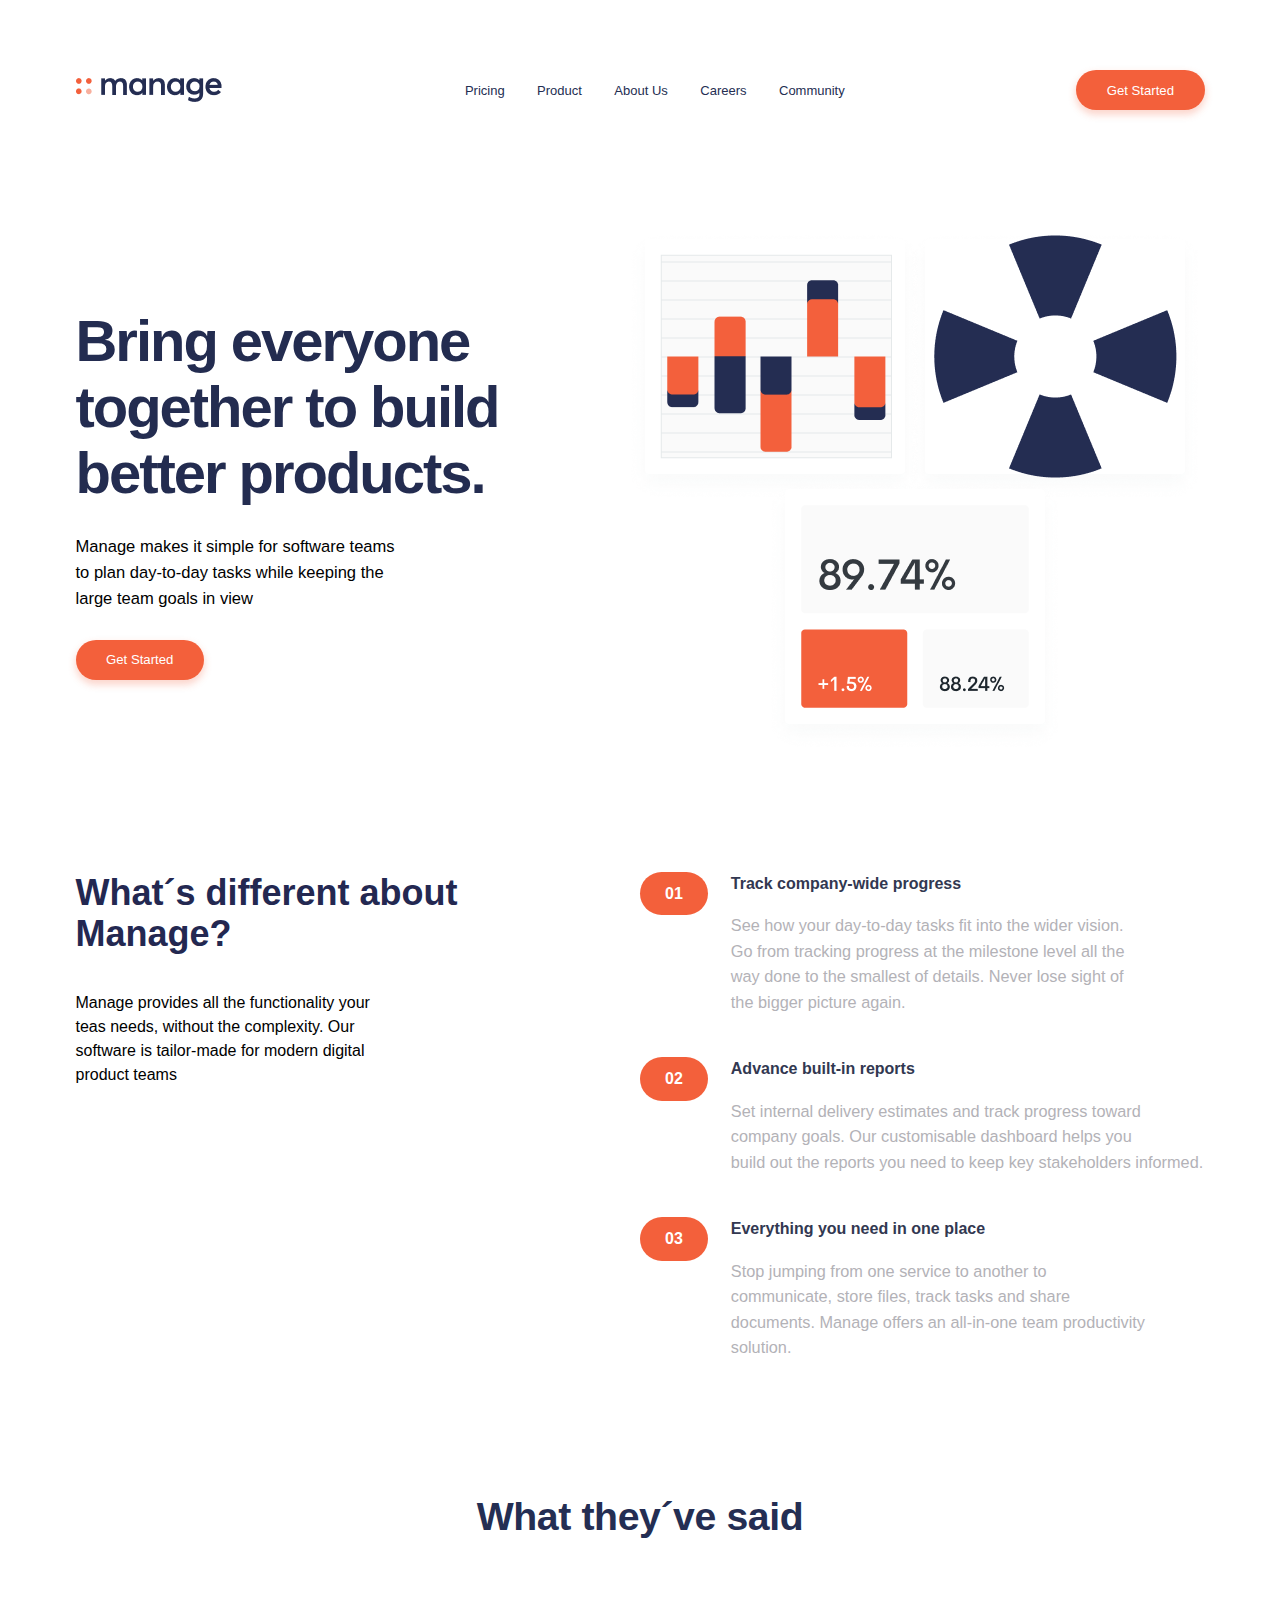
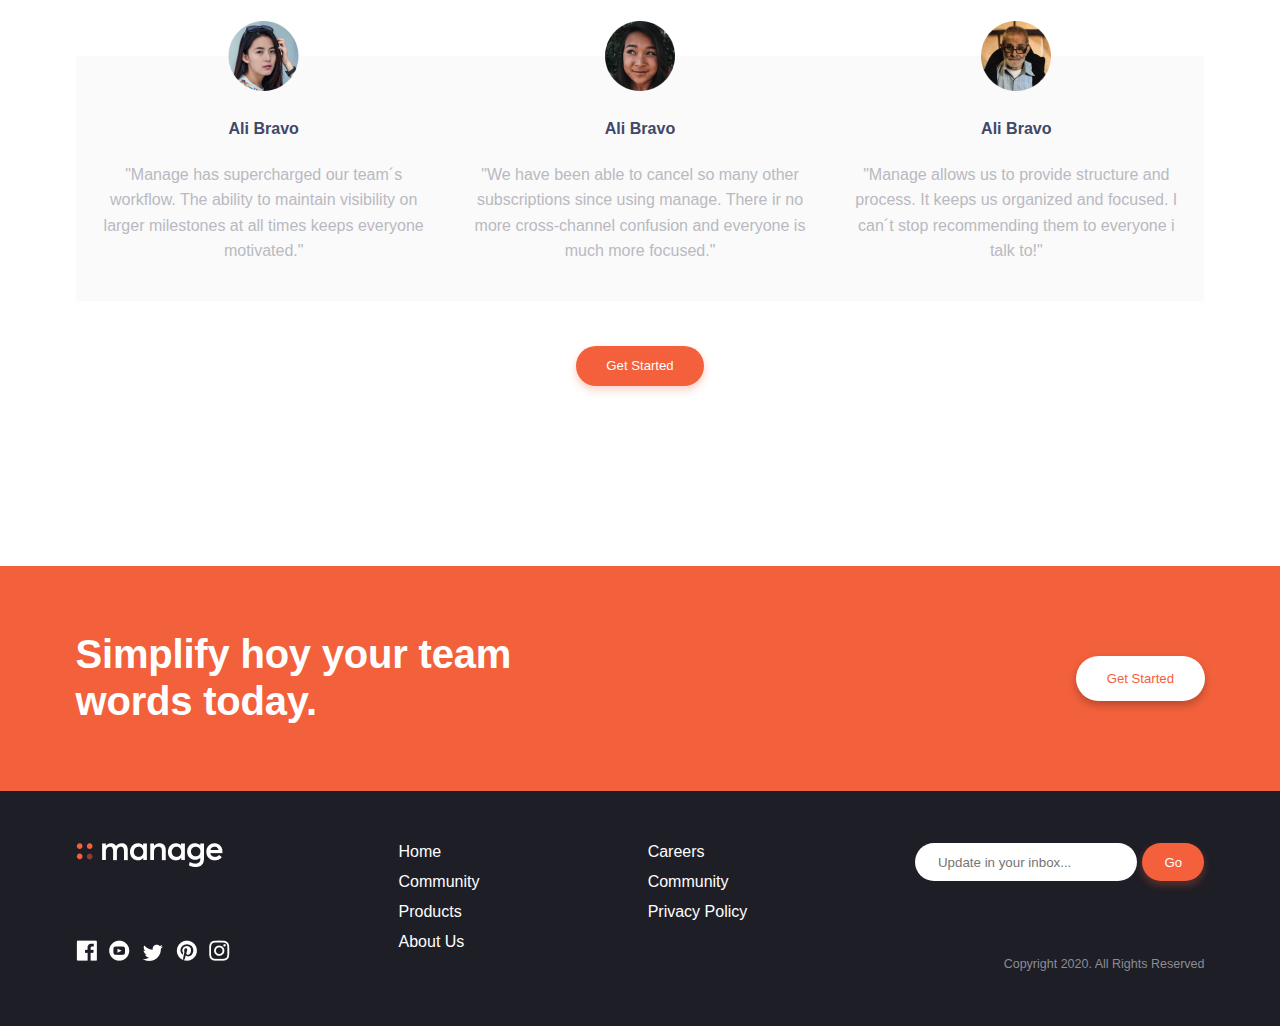
<file: proyecto final/index.html>
<!DOCTYPE html>
<html lang="en">
<head>
    <meta charset="UTF-8">
    <meta http-equiv="X-UA-Compatible" content="IE=edge">
    <meta name="viewport" content="width=device-width, initial-scale=1.0">
    <title>Manage</title>
    <link rel="stylesheet" href="./css/style.css">
    <script
        src="https://code.jquery.com/jquery-3.5.1.js"
        integrity="sha256-QWo7LDvxbWT2tbbQ97B53yJnYU3WhH/C8ycbRAkjPDc="
        crossorigin="anonymous"
    ></script>
    <script>
        $(document).ready(()=>{
            $(".hamburger-menu").click(() => {
                $(".menu-items").css("display", "flex")
                $(".hamburger-menu").fadeOut()
                $(".hamburger-close").fadeIn()
            })
            $(".hamburger-close").click(() => {
                $(".menu-items").css("display", "none")
                $(".hamburger-menu").fadeIn()
                $(".hamburger-close").fadeOut()
            })
        })
    </script>
</head>
<body>
    <div class="contenedor">
        <header>
            <div class="hamburger-menu">
                <img src="img/icono-hamburguesa.svg" />
            </div>
            <div class="hamburger-close">
                <img src="img/icono-cerrar.svg" />
            </div>
            <div class="menu">
                <div class="logo"><img src = "img/Logo.png"></div>
                
                <nav class="menu-items">
                    <ul>
                        <li><a class="menu-item" href="#">Pricing</a></li>
                        <li><a class="menu-item" href="#">Product</a></li>
                        <li><a class="menu-item" href="#">About Us</a></li>
                        <li><a class="menu-item" href="#">Careers</a></li>
                        <li><a class="menu-item" href="#">Community</a></li>
                    </ul>
                </nav>

                <button class="boton" >Get Started</button>
            </div>
        </header>


        <section class="graficos">
            <article>
                <div>
                    <h1 class="titulo"> Bring everyone <br> together to build <br> better products.</h1>
                    <h2 class="info">Manage makes it simple for software teams<br>to plan day-to-day tasks while keeping the <br>large team goals in view</h2>					
                    <button class="boton">Get Started</button>
                </div>
                
                <div>
                    <img src = "img/Ilustracion.png">
                </div>
            </article>
        </section>

        <section class="acerca-de">
            <article>
                <h2 class="sub"> What´s different about <br> Manage? </h2>
                <h4 class="texto"> Manage provides all the functionality your <br>
                    teas needs, without the complexity. Our <br> software is tailor-made for modern digital <br>product teams</h4>
            </article>
            
            <article>
                <div class="elemento-lista">
                    <button class="numero">01</button>
                    <div>
                        <h3 id="h3">Track company-wide progress</h3>
                        <p id="parrafo">See how your day-to-day tasks fit into the wider vision. <br>
                        Go from tracking progress at the milestone level all the <br>
                        way done to the smallest of details. Never lose sight of <br>
                        the bigger picture again.</p>
                    </div>
                </div>
                
                <div class="elemento-lista">
                    <button class="numero">02</button>
                    <div>
                        <h3 id="h3">Advance built-in reports</h3>
                        <p id="parrafo">Set internal delivery estimates and track progress toward <br> company goals. Our customisable dashboard helps you <br> build out the reports you need to keep key stakeholders informed.</p>
                    </div>
                </div>
                
                <div class="elemento-lista">
                    <button class="numero">03</button>
                    <div>
                        <h3 id="h3">Everything you need in one place</h3>
                        <p id="parrafo">Stop jumping from one service to another to <br> communicate, store files, track tasks and share <br> documents. Manage offers an all-in-one team productivity solution.</p>
                    </div>
                </div>
            </article>
        </section>

        <section class="opiniones">
            <h2 class="said"> What they´ve said </h2>
            <div class="lista-opiniones">
                <article>
                    <img src = "img/avatar-anisha 1.png">
                    <h5>Ali Bravo</h5>
                    <p class="parrafo2">"Manage has supercharged our team´s workflow. The ability to maintain visibility on larger milestones  at all times keeps everyone motivated."</p>
                </article>

                <article>
                    <img src = "img/avatar-ali 1.png">
                    <h5>Ali Bravo</h5>
                    <p class="parrafo2">"We have been able to cancel so many other subscriptions since using manage. There ir no more cross-channel confusion and everyone is much more focused."</p>
                </article>

                <article>
                    <img src = "img/avatar-richard 1.png">
                    <h5>Ali Bravo</h5>
                    <p class="parrafo2">"Manage allows us to provide structure and process. It keeps us organized and focused. I can´t stop recommending them to everyone i talk to!"</p>
                </article>
            </div>    

            <div class="centrar-boton">
                <button class="boton">Get Started</button>
            </div>
        </section>
    </div>
    
    <section class="cartel">
        <article class="contenedor">
            <div>
                <h2 class="footer1">Simplify hoy your team <br>words today.</h2>
            </div>
            <div>
                <button class="botonfooter"> Get Started</button>
            </div>
        </article>
    </section>

    <footer class="footer">
        <div class="contenedor footer-distributed">
            <article>
                <img class="logo-footer" src = "img/Logo2.png">

                <div class="footer-icons">
                    <a href="#"><img src="./img/facebook.png"></a>
                    <a href="#"><img src="./img/youtube.png"></a>
                    <a href="#"><img src="./img/twitter.png"></a>
                    <a href="#"><img src="./img/pinterest.png"></a>
                    <a href="#"><img src="./img/instagram.png"></a>
                </div>
            </article>
        
            <article>
                <ul class="footer-links">
                    <li><a href="#">Home</a></li>
                    <li><a href="#">Community</a></li>
                    <li><a href="#">Products</a></li>
                    <li><a href="#">About Us</a></li>
                </ul>
            </article>

            <article>
                <ul class="footer-links">
                    <li><a href="#">Careers</a></li>
                    <li><a href="#">Community</a></li>
                    <li><a href="#">Privacy Policy</a></li>
                </ul>
            </article>
                
            <article>
                <form id="formulario">
                    <input type="text" placeholder="Update in your inbox...">
                    <button class="boton">Go</button>
                </form>                
                <p class="footer-company-name">Copyright 2020. All Rights Reserved</p>
            </article>
        </div>
    </footer>
</body>
</html>
</file>
<file: proyecto final/css/style.css>
body {
	margin: 0px;
	font-family: "Be Vietnam", Sans-serif;
	font-size: 16px;
}

.hamburger-menu,
.hamburger-close{
	display: none;
}

.contenedor {
	width: 100%;
	max-width: 1129px;
	margin: 65px auto 65px;
}

.logo {
	line-height: 0;
}

.menu {
	display: flex;
	flex-direction: row;
	justify-content: space-between;
	align-items: center;
	font-weight: 500;
}

.menu nav {
	display: flex;
	flex-direction: row;
}

.menu nav li {
	display:inline-block;
	list-style-type:none;
	list-style: none;
}

.menu nav li {
	padding-right: 28px;
}

.menu nav li a {
	color: #242E52;
	text-decoration: none;
	font-size: 0.8125em;
}

.menu nav li a:last-child {
	padding-right: 0px;
}

.graficos {
	margin: 114px 0 0;
}

.graficos article {
	display: flex;
	justify-content: space-between;
	align-items: center;
}

.titulo {
	margin: 0 0 28px;
	color: #232C50;
	font-size: 3.625em;
	font-weight: 700;
	line-height: 66px;
	letter-spacing: -0.035em;
}

.info {
	color: #000000;
	font-size: 1.035em;
	font-weight: 500;
	line-height: 26px;
	margin: 0 0 28px;
}

.boton {
	color: #FFFFFF;
	font-size: 0.82375em;
	font-weight: 500;
	background-color: #F3603B;
	border: 0;
	border-radius: 50px 50px 50px 50px;
	padding: 12.5px 30.5px 12.5px 30.5px;
	box-shadow: 	0px 4px 7px 1px rgba(243, 96, 59, 25%);
}

.acerca-de {
	margin: 114px 0 0;
	display: flex;
	justify-content: space-between;
}

.acerca-de article {
	width: 50%;
}

.elemento-lista {
	display: flex;
	align-items: start;
	margin-bottom: 42px;
}

.elemento-lista:last-child {
	margin-bottom: 0;
}

.sub {
	margin: 0 0 36px;
	color: #232851;
	font-size: 2.25em;
	font-weight: 700;
	line-height: 41.26px;
}

.texto {
	color: #000000;
	font-weight: 500;
	line-height: 24.18px;
	margin: 0 0 28px;
}

.numero {
	font-size: 1em;
	color: #FFFFFF;
	font-weight: 700;
	line-height: 23.38px;
	background-color: #F3603B;
	border-radius: 50px 50px 50px 50px;
	border: 0;
	padding: 10px 25px 10px 25px;
	margin-right: 23px;
}

#h3 {
	color: #323851;
	font-size: 1em;
	font-weight: 700;
	line-height: 23.38px;
	margin: 0 0 18px;
}

#parrafo {
	margin: 0;
	color: #B3B2B7;
	font-size: 1.01875em;
	font-weight: 500;
	line-height: 25.52px;
}

.opiniones {
	margin: 125px 0 0;
}

.said {
	margin: 0 0 109px;
	color: #242E53;
	font-size: 2.450625em;
	font-weight: 700;
	line-height: 61.41px;
	letter-spacing: -0.01em;
	text-align: center;
}

.lista-opiniones {
	display: flex;
	align-content: flex-start;
	margin-bottom: 45px;
}

.lista-opiniones article {
	width: 33.3333%;
	background-color: #FAFAFA;
	text-align: center;
	padding: 0px 21px 38px 21px;
}

.lista-opiniones article img {
	margin-top: -35px;
}

h5 {
	margin: 21px 0 21px;
	color: #3F4868;
	font-size: 1.004375em;
	font-weight: 700;
	line-height: 25.17px;
	letter-spacing: -1;
}

.parrafo2 {
	margin: 0;
	color: #B9B9C1;
	font-size: 1em;
	font-weight: 500;
	line-height: 25.06px;
}

.centrar-boton {
	text-align: center;
}

.cartel {
	background-color: #F3613C;
	margin: 180px 0 0;
	display: flex;
	justify-content: space-between;
}

.cartel .contenedor {
	
}

.cartel article {
	display: flex;
	justify-content: space-between;
	align-items: center;
}

.footer1 {
	margin: 0;
	color: #FFFFFF;
	font-size: 40px;
	font-weight: 700;
	line-height: 47.84px;
	letter-spacing: -0.005em;
}

.botonfooter {
	color: #F3603B;
	font-size: 13.18px;
	font-weight: 500;
	line-height: 19.26px;
	box-shadow: 0 4px 8px 0 rgba(0, 0, 0, 0.25);
	background-color: #FFFFFF;
	border: 0;
	border-radius: 50px 50px 50px 50px;
	padding: 12.5px 30.5px 12.5px 30.5px;
}

.footer {
	background-color: #1E1E26;
}

.footer-distributed {
	padding: 52px 0 52px;
	margin: 0 auto;
	display: flex;
	justify-content: space-between;
}

.logo-footer {
	margin-bottom: 66px;
}

.footer-icons a {
	margin-right: 8px;
}

.footer-icons a:last-child {
	margin: 0;
}

.footer-links {
	list-style: none;
	margin: 0;
	padding: 0;
}

.footer-links li {
	margin-bottom: 12px;
}

.footer-links li:last-child {
	margin: 0;
}

.footer-links a {
	color: #FFFFFF;
	text-decoration: none;
}

#formulario {
	margin-bottom: 74px;
}

#formulario input {
	border: 0;
	border-radius: 50px 50px 50px 50px;
	padding: 11.5px 22.5px 11.5px 22.5px;
}

#formulario button {
	border: 0;
	padding: 11.5px 22.5px 11.5px 22.5px;
}

.footer-company-name {
	margin: 0px;
	color: #8C8C94;
	font-size: 0.78125em;
	text-align: right;
	line-height: 18.26px;
}


/*versión mobile*/

@media (max-width: 375px) {	
	
	.hamburger-close{
		display:none;
		float : right;
	}

	.hamburger-menu{
		display: flex;
		float : right;
	}
		
	.menu {
		display: flex;
		flex-direction: column;
	}

	.menu-item:first {
		padding: 0;
	}

	.menu-item {
		padding-top: 20px;
	}

	.menu .menu-items {
		display: none;
	}

	.menu nav {
		flex-direction: column;
	}


	.menu nav li .menu-item a {
		display: inline;
		font-size: 2rem;
	}
	
	.menu nav li .menu-item a:last-child {
		padding-right: 0px;
	}

	.graficos article {
		flex-direction: column-reverse;
		width: 100%;
		
	}

	.graficos img {
		height: 290px;
		margin: 0 auto
	}

	.titulo {
		padding: 20px;
		font-size: 40px;
		line-height : 50px;
	}

	.acerca-de {
		flex-direction: column;
		width: 100%;
	}

	.acerca-de article{		
		font-size: 15px;
		line-height: 30px;
		width: 100%;
	}

	.texto {
		font-size: 15px;
		line-height: 30px;
		width: 100%;
	}
	
	#h3 {
		width: 100%;
  }

	.numero {
		margin: 0 20px 0 20px;
	}

  #parrafo {
		font-size: 15px;
		line-height : 30px;
		text-align: left;
		width: 100%;
	}

	.opiniones div {
		flex-direction: column;
		justify-content: center;
		width: 100%;
	}

	.lista-opiniones article{
		margin-bottom: 20px;
		padding-right: 20px;
		width: 100%;
	}

	.contenedor {
		flex-direction: column;
    text-align: center;

  }

	.footer1{
		font-size: 35px;
		line-height: 40px;
		width: 100%;
	}
	.botonfooter{
		margin-top: 20px;
	}




	.footer-distributed article{
		width: 100%;
	}
		
	.footer-distributed{
		flex-direction: column-reverse;
	}

	.footer-distributed div.links{
		
		flex-direction: row;
	}

	

	.logo-footer {
		justify-content: center;
		margin-bottom: 50px;
	}

	.footer-icons {
		margin: 10px;
		display: flex;
		justify-content: center;
		margin-bottom: 20px;
	}

	.footer-links{
		
		justify-content: space-around;
		margin-bottom: 30px;
	}

	.footer-company-name{
		text-align: center;
		padding-bottom: 20px;
	}	

}
</file>
